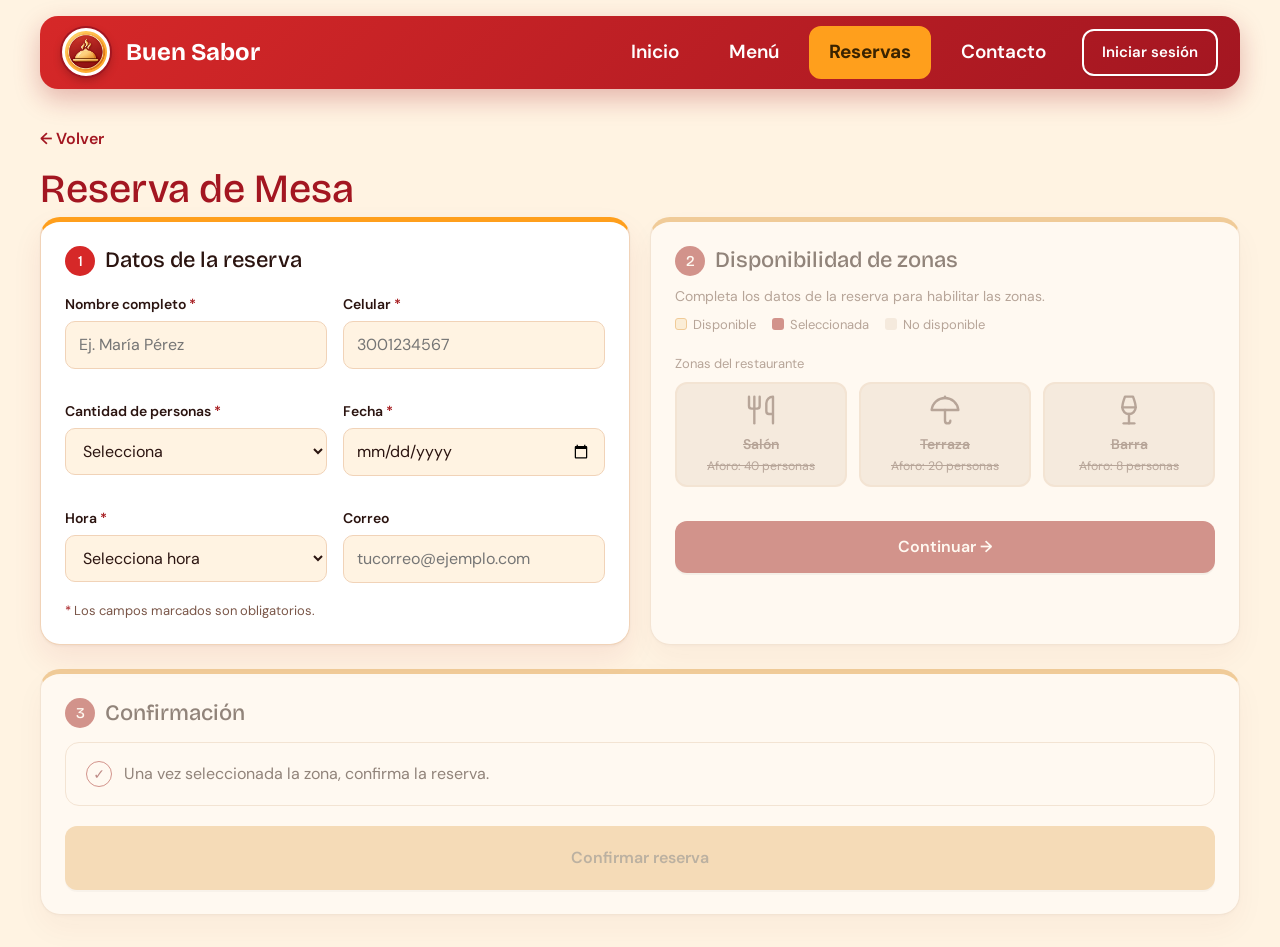
<file: index.html>
<!DOCTYPE html>
<!-- Página de reservas: recopila los datos, permite elegir una zona y confirma la reserva. -->
<html lang="es">
<head>
<meta charset="utf-8">
<meta name="viewport" content="width=device-width, initial-scale=1, viewport-fit=cover">
<title>Reserva de mesa · Buen Sabor</title>
<link rel="icon" href="data:image/svg+xml,%3Csvg xmlns='http://www.w3.org/2000/svg' viewBox='0 0 64 64'%3E%3Ccircle cx='32' cy='32' r='29' fill='%23ff9f1c' stroke='%23a31621' stroke-width='4'/%3E%3Ctext x='32' y='41' font-size='26' font-weight='800' text-anchor='middle' fill='%23a31621' font-family='Arial'%3EBS%3C/text%3E%3C/svg%3E">
<link rel="stylesheet" href="https://fonts.googleapis.com/css2?family=Bricolage+Grotesque:wght@600;700&family=DM+Sans:wght@400;500;600&display=swap">
<link href="https://cdn.jsdelivr.net/npm/bootstrap@5.3.3/dist/css/bootstrap.min.css" rel="stylesheet">
<link rel="stylesheet" href="css/styles.css">
</head>
<script src="https://cdn.jsdelivr.net/npm/bootstrap@5.3.3/dist/js/bootstrap.bundle.min.js"></script>
<body data-page="reservas">
<!-- Navegación compartida con enlaces a las páginas públicas del restaurante. -->
<header class="top"></header>

<main>
  <button class="back" type="button" data-href="inicio.html">← Volver</button>
  <h1>Reserva de Mesa</h1>

  <!-- Flujo de reserva en dos columnas: formulario y selección posterior de zona. -->
  <div class="split">
    <!-- 1. Datos de la reserva -->
    <section class="panel" id="p1" aria-labelledby="h1s">
      <h2 id="h1s"><span class="n">1</span>Datos de la reserva</h2>
      <form id="form" novalidate>
        <div class="grid2">
          <div class="f">
            <label for="nombre">Nombre completo <span class="req">*</span></label>
            <input class="ctl" id="nombre" name="nombre" type="text" autocomplete="name" placeholder="Ej. María Pérez">
            <p class="err" id="e-nombre"></p>
          </div>
          <div class="f">
            <label for="celular">Celular <span class="req">*</span></label>
            <input class="ctl" id="celular" name="celular" type="tel" inputmode="numeric" maxlength="10" autocomplete="tel" placeholder="3001234567">
            <p class="err" id="e-celular"></p>
          </div>
          <div class="f">
            <label for="personas">Cantidad de personas <span class="req">*</span></label>
            <!-- Las opciones de personas y horas se generan en app.js. -->
            <select class="ctl" id="personas" name="personas"></select>
            <p class="err" id="e-personas"></p>
          </div>
          <div class="f">
            <label for="fecha">Fecha <span class="req">*</span></label>
            <input class="ctl" id="fecha" name="fecha" type="date">
            <p class="err" id="e-fecha"></p>
          </div>
          <div class="f">
            <label for="hora">Hora <span class="req">*</span></label>
            <select class="ctl" id="hora" name="hora"></select>
            <p class="err" id="e-hora"></p>
          </div>
          <div class="f">
            <label for="correo">Correo</label>
            <input class="ctl" id="correo" name="correo" type="email" autocomplete="email" placeholder="tucorreo@ejemplo.com">
            <p class="err" id="e-correo"></p>
          </div>
        </div>
        <p class="note"><span class="req">*</span> Los campos marcados son obligatorios.</p>
      </form>
    </section>

    <!-- 2. Disponibilidad de zonas -->
    <section class="panel locked" id="p2" aria-labelledby="h2s" inert>
      <h2 id="h2s"><span class="n">2</span>Disponibilidad de zonas</h2>
      <!-- El JavaScript muestra disponibilidad simulada y construye las opciones de zona. -->
      <p class="hint" id="hint"></p>
      <div class="legend"><span><i style="background:var(--amber-s);border:1.5px solid var(--amber)"></i>Disponible</span><span><i style="background:var(--wine)"></i>Seleccionada</span><span><i style="background:var(--dis)"></i>No disponible</span></div>
      <fieldset style="border:0;padding:0;margin:0" id="zonas"><legend class="note" style="padding:0;margin-bottom:8px">Zonas del restaurante</legend>
        <div class="zones" id="zones"></div>
      </fieldset>
      <div class="alert bad" id="alerta2" role="alert"></div>
      <button class="btn wide" type="button" id="continuar2" style="margin-top:14px">Continuar →</button>
    </section>
  </div>

  <!-- Paso final: resumen previo y botón para confirmar la reserva. -->
  <section class="s3 locked" id="p3" aria-labelledby="h3s" inert>
    <h2 id="h3s"><span class="n">3</span>Confirmación</h2>
    <div class="row3">
      <p class="box" style="margin:0"><span class="ck" aria-hidden="true">✓</span><span id="msg">Una vez seleccionada la zona, confirma la reserva.</span></p>
      <button class="btn amber" type="button" id="confirmar" disabled>Confirmar reserva</button>
    </div>
    <div class="alert bad" id="alerta3" role="alert"></div>
  </section>
</main>

<!-- Diálogo con el resumen de la reserva confirmada y acciones para continuar. -->
<dialog id="ok"><div class="dlg">
  <div class="check" aria-hidden="true">✓</div>
  <h2>¡Reserva confirmada!</h2>
  <p class="note" style="font-size:15px">Te esperamos en Buen Sabor.</p>
  <dl id="resumen"></dl>
  <div class="dlg-acciones">
    <button class="btn" type="button" id="nueva">Hacer otra reserva</button>
    <button class="btn amber" type="button" data-href="inicio.html">Volver al inicio</button>
  </div>
</div></dialog>
<div class="toast" id="toast" role="status"></div>

<!-- La página de reservas se inicializa mediante data-page="reservas". -->
<script src="js/app.js"></script>
</body>
</html>
</file>
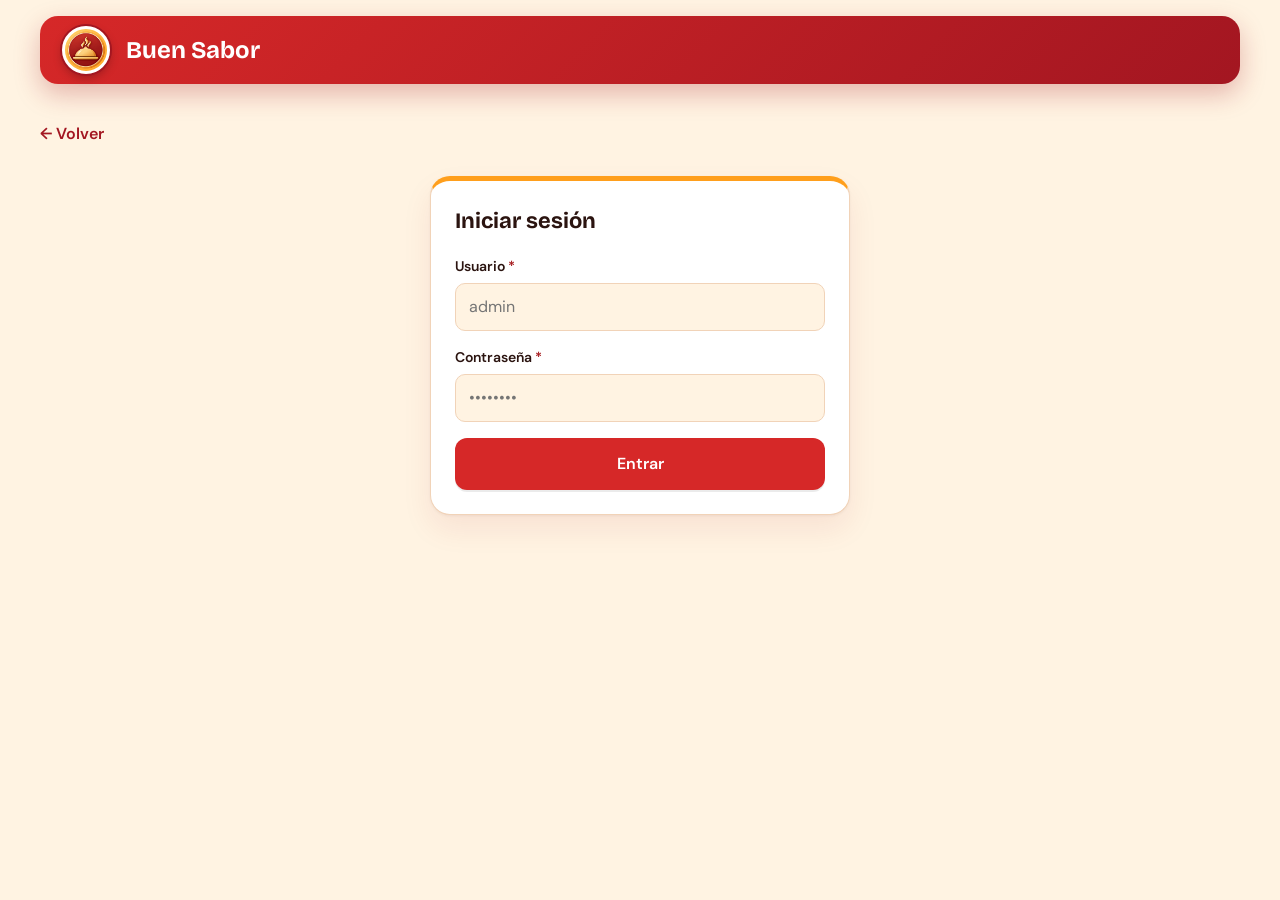
<file: carta-admin.html>
<!DOCTYPE html>
<!-- Administración de la carta: agregar platos, ajustar precios y disponibilidad. -->
<html lang="es">
<head>
<meta charset="utf-8">
<meta name="viewport" content="width=device-width, initial-scale=1, viewport-fit=cover">
<title>Gestión de menú · Buen Sabor</title>
<link rel="icon" href="data:image/svg+xml,%3Csvg xmlns='http://www.w3.org/2000/svg' viewBox='0 0 64 64'%3E%3Ccircle cx='32' cy='32' r='29' fill='%23ff9f1c' stroke='%23a31621' stroke-width='4'/%3E%3Ctext x='32' y='41' font-size='26' font-weight='800' text-anchor='middle' fill='%23a31621' font-family='Arial'%3EBS%3C/text%3E%3C/svg%3E">
<link rel="stylesheet" href="https://fonts.googleapis.com/css2?family=Bricolage+Grotesque:wght@600;700&family=DM+Sans:wght@400;500;600&display=swap">
<link rel="stylesheet" href="css/styles.css">
</head>
<body data-page="carta-admin">

<!-- Navegación administrativa con menús para las secciones y la cuenta. -->
<header class="top"></header>
<main>
  <!-- Catálogo editable: formulario de alta, filtros por categoría y listado generado por JS. -->
  <section class="panel" id="pMenu" aria-labelledby="hMenu">
    <div class="panel-header">
      <h2 id="hMenu">Catálogo de platos</h2>
    </div>

    <!-- Formulario plegable para incorporar un plato y, opcionalmente, su fotografía. -->
    <details class="panel" style="margin-bottom:18px;padding:16px 24px">
      <summary class="resumen-bloqueo"><svg class="ico" viewBox="0 0 24 24" aria-hidden="true"><path d="M12 5v14M5 12h14"/></svg>Agregar nuevo plato</summary>
      <form id="formNuevoPlato" novalidate style="margin-top:16px">
        <div class="grid2">
          <div class="f">
            <label for="npCategoria">Categoría <span class="req">*</span></label>
            <select class="ctl" id="npCategoria" name="categoria"></select>
            <p class="err" id="e-npCategoria"></p>
          </div>
          <div class="f">
            <label for="npNombre">Nombre del plato <span class="req">*</span></label>
            <input class="ctl" id="npNombre" name="nombre" type="text" placeholder="Ej. Ceviche de camarón">
            <p class="err" id="e-npNombre"></p>
          </div>
          <div class="f">
            <label for="npDescripcion">Descripción <span class="req">*</span></label>
            <input class="ctl" id="npDescripcion" name="descripcion" type="text" placeholder="Breve descripción del plato">
            <p class="err" id="e-npDescripcion"></p>
          </div>
          <div class="f">
            <label for="npPrecio">Precio <span class="req">*</span></label>
            <input class="ctl" id="npPrecio" name="precio" type="number" min="0" step="500" placeholder="15000">
            <p class="err" id="e-npPrecio"></p>
          </div>
          <div class="f">
            <label for="npFoto">Foto del plato (opcional)</label>
            <input class="ctl" id="npFoto" name="foto" type="file" accept="image/*">
            <p class="err" id="e-npFoto"></p>
          </div>
        </div>
        <button class="btn" type="submit" id="btnAgregarPlato">Agregar plato</button>
      </form>
    </details>

    <!-- El filtro y las filas del catálogo se construyen dinámicamente en app.js. -->
    <div class="cats-filter" id="catsFilter" role="group" aria-label="Filtrar por categoría"></div>

    <div id="listaPlatos"></div>
  </section>
</main>

<dialog id="dlgEditar">
  <form class="dlg dlg-editar" id="formEditar" novalidate>
    <div class="foto-edit">
      <img id="edImg" alt="">
      <span id="edEmoji" class="foto-vacia" hidden>Sin foto</span>
      <button class="btn-foto" type="button" id="btnFoto">
        <svg class="ico" viewBox="0 0 24 24" aria-hidden="true"><path d="M21.174 6.812a1 1 0 0 0-3.986-3.987L3.842 16.174a2 2 0 0 0-.5.83l-1.321 4.352a.5.5 0 0 0 .623.622l4.353-1.32a2 2 0 0 0 .83-.497z"/><path d="m15 5 4 4"/></svg>Editar foto
      </button>
      <input type="file" id="edFoto" accept="image/*" hidden>
    </div>
    <div class="dlg-cuerpo">
      <h2 id="edTitulo">Editar plato</h2>
      <p class="note" id="edCategoria"></p>
      <div class="f">
        <label for="edDesc">Descripción <span class="req">*</span></label>
        <textarea class="ctl" id="edDesc" rows="3"></textarea>
      </div>
      <div class="f">
        <label for="edPrecio">Precio <span class="req">*</span></label>
        <input class="ctl" id="edPrecio" type="number" min="0" step="500">
      </div>
      <label class="chk"><input type="checkbox" id="edDisp"> Disponible</label>
      <p class="err" id="edErr"></p>
      <div class="dlg-acciones">
        <button class="btn ghost" type="button" id="edCancelar">Cancelar</button>
        <button class="btn amber" type="submit">Guardar cambios</button>
      </div>
    </div>
  </form>
</dialog>

<div class="toast" id="toast" role="status"></div>
<!-- Inicializa la gestión de la carta cuando data-page vale "carta-admin". -->
<script src="js/app.js"></script>
</body>
</html>
</file>
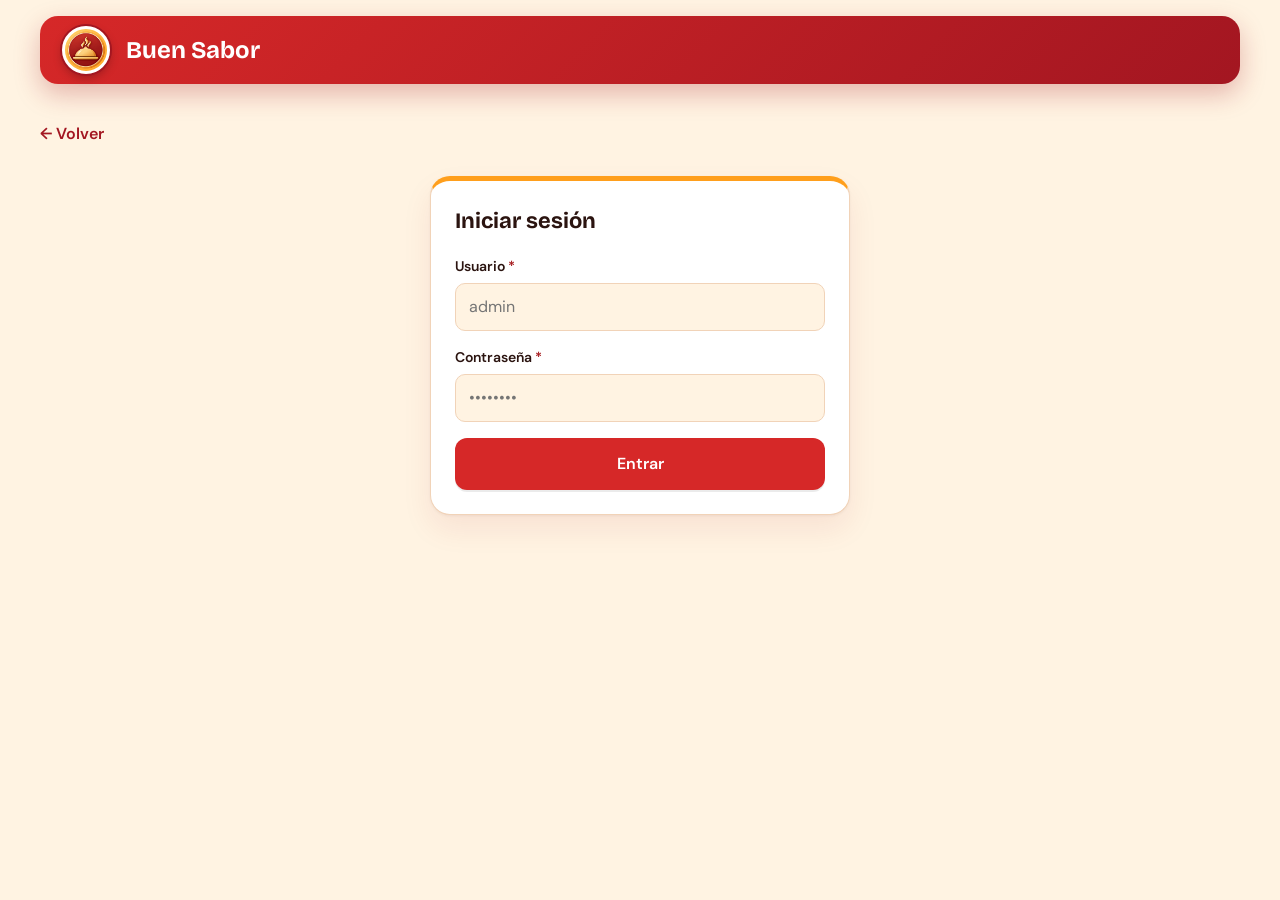
<file: establecimiento.html>
<!DOCTYPE html>
<!-- Administración de los datos públicos y servicios del establecimiento. -->
<html lang="es">
<head>
<meta charset="utf-8">
<meta name="viewport" content="width=device-width, initial-scale=1, viewport-fit=cover">
<title>Información del establecimiento · Buen Sabor</title>
<link rel="icon" href="data:image/svg+xml,%3Csvg xmlns='http://www.w3.org/2000/svg' viewBox='0 0 64 64'%3E%3Ccircle cx='32' cy='32' r='29' fill='%23ff9f1c' stroke='%23a31621' stroke-width='4'/%3E%3Ctext x='32' y='41' font-size='26' font-weight='800' text-anchor='middle' fill='%23a31621' font-family='Arial'%3EBS%3C/text%3E%3C/svg%3E">
<link rel="stylesheet" href="https://fonts.googleapis.com/css2?family=Bricolage+Grotesque:wght@600;700&family=DM+Sans:wght@400;500;600&display=swap">
<link rel="stylesheet" href="css/styles.css">
</head>
<body data-page="establecimiento">

<!-- Navegación administrativa compartida con las demás secciones de gestión. -->
<header class="top"></header>
<main>

  <!-- Formulario de información: inicia bloqueado y se habilita con "Editar información". -->
  <section class="panel" id="p1" aria-labelledby="h2s">
    <div class="panel-header">
      <h2 id="h2s">Información del establecimiento</h2>
      <button class="btn" type="button" id="btnEditar"><svg class="ico" viewBox="0 0 24 24" aria-hidden="true"><path d="M21.174 6.812a1 1 0 0 0-3.986-3.987L3.842 16.174a2 2 0 0 0-.5.83l-1.321 4.352a.5.5 0 0 0 .623.622l4.353-1.32a2 2 0 0 0 .83-.497z"/><path d="m15 5 4 4"/></svg>Editar información</button>
    </div>

    <form id="formInfo" novalidate>
      <div class="grid2">
        <!-- Columna izquierda: nombre, dirección, teléfono y horarios. -->
        <div class="f">
          <label for="nombreEst">Nombre del establecimiento <span class="req">*</span></label>
          <input class="ctl" id="nombreEst" name="nombreEst" type="text" value="Buen Sabor" disabled>
          <p class="err" id="e-nombreEst"></p>
        </div>
        <div class="f">
          <label for="direccion">Dirección <span class="req">*</span></label>
          <input class="ctl" id="direccion" name="direccion" type="text" placeholder="Cra 15 #50-20, Medellín" disabled>
          <p class="err" id="e-direccion"></p>
        </div>
        <div class="f">
          <label for="telefono">Teléfono <span class="req">*</span></label>
          <input class="ctl" id="telefono" name="telefono" type="tel" inputmode="numeric" placeholder="3001234567" disabled>
          <p class="err" id="e-telefono"></p>
        </div>
        <div class="f">
          <label for="horarios">Horarios de atención <span class="req">*</span></label>
          <input class="ctl" id="horarios" name="horarios" type="text" placeholder="Lun-Dom 8:00am - 10:00pm" disabled>
          <p class="err" id="e-horarios"></p>
        </div>

        <!-- Columna derecha: descripción, servicios disponibles y galería de imágenes. -->
        <div class="f">
          <label for="descripcion">Descripción <span class="req">*</span></label>
          <textarea class="ctl" id="descripcion" name="descripcion" rows="3" placeholder="Restaurante de comida tradicional." disabled></textarea>
          <p class="err" id="e-descripcion"></p>
        </div>
        <fieldset class="f" id="servicios" disabled>
          <legend>Servicios</legend>
          <label class="chk"><input type="checkbox" id="svcWifi" name="servicios" value="wifi"> Wifi</label>
          <label class="chk"><input type="checkbox" id="svcDomicilios" name="servicios" value="domicilios"> Domicilios</label>
          <label class="chk"><input type="checkbox" id="svcTerraza" name="servicios" value="terraza"> Terraza</label>
          <label class="chk"><input type="checkbox" id="svcMascotas" name="servicios" value="mascotas"> Pet friendly</label>
        </fieldset>
        <div class="f">
          <label for="galeria">Galería de imágenes</label>
          <input class="ctl" id="galeria" name="galeria" type="file" accept="image/*" multiple disabled>
          <p class="err" id="e-galeria"></p>
        </div>
      </div>

      <p class="note"><span class="req">*</span> Los campos marcados son obligatorios.</p>

      <div class="form-actions">
        <button class="btn" type="button" id="btnCancelar" disabled>Cancelar</button>
        <button class="btn amber" type="submit" id="btnGuardar" disabled>Guardar cambios</button>
      </div>
    </form>
    <div class="alert ok" id="alertaOk" role="status" hidden>
      <span class="ck" aria-hidden="true">✓</span>
      <span id="msgOk">Actualización exitosa</span>
    </div>
  </section>

</main>

<div class="toast" id="toast" role="status"></div>
<!-- Inicializa los controles de edición y validación de esta página administrativa. -->
<script src="js/app.js"></script>
</body>
</html>
</file>
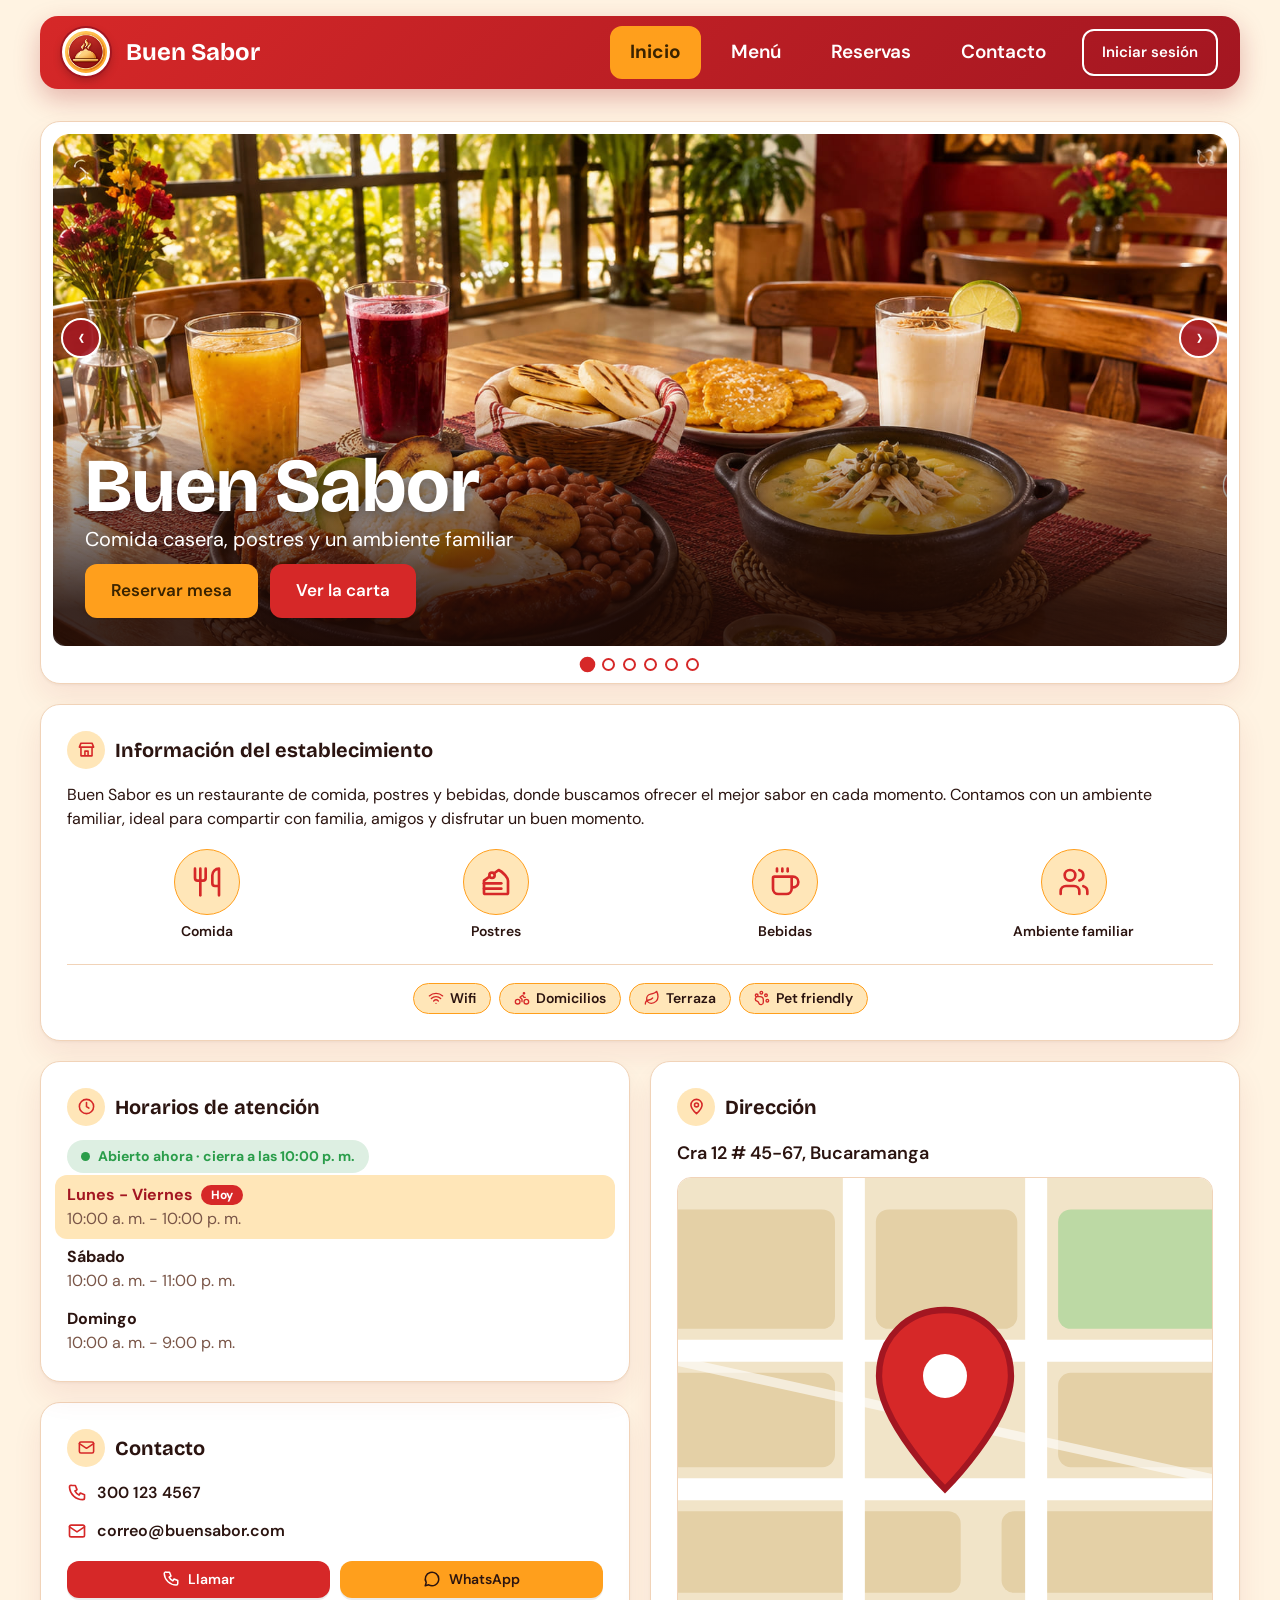
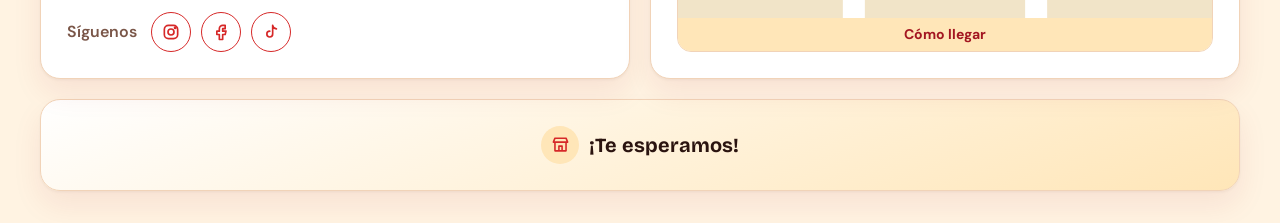
<file: inicio.html>
<!DOCTYPE html>
<!-- Página principal: presenta el restaurante, su galería y datos de contacto. -->
<html lang="es">
<head>
<meta charset="utf-8">
<meta name="viewport" content="width=device-width, initial-scale=1, viewport-fit=cover">
<title>Inicio · Buen Sabor</title>
<link rel="icon" href="data:image/svg+xml,%3Csvg xmlns='http://www.w3.org/2000/svg' viewBox='0 0 64 64'%3E%3Ccircle cx='32' cy='32' r='29' fill='%23ff9f1c' stroke='%23a31621' stroke-width='4'/%3E%3Ctext x='32' y='41' font-size='26' font-weight='800' text-anchor='middle' fill='%23a31621' font-family='Arial'%3EBS%3C/text%3E%3C/svg%3E">
<link rel="stylesheet" href="https://fonts.googleapis.com/css2?family=Bricolage+Grotesque:wght@600;700&family=DM+Sans:wght@400;500;600&display=swap">
<link rel="stylesheet" href="css/styles.css">
</head>
<body data-page="inicio">
<!-- Navegación pública; el enlace de contacto lleva a la sección correspondiente. -->
<header class="top"></header>
<main>
  <!-- Galería principal: nombre del restaurante y banner de reserva sobre las fotos. El carrusel se rellena desde app.js. -->
  <section class="card galeria" aria-label="Galería de imágenes">
    <div class="car" id="car" role="region" aria-roledescription="carrusel" aria-label="Galería de imágenes" tabindex="0">
      <div class="stage">
        <div class="viewport" id="viewport"><div class="track" id="track"></div></div>
        <div class="banner">
          <h1>Buen Sabor</h1>
          <p>Comida casera, postres y un ambiente familiar</p>
          <div class="banner-acc">
            <a class="btn amber" href="index.html">Reservar mesa</a>
            <a class="btn" href="menu.html">Ver la carta</a>
          </div>
        </div>
        <button class="nv prev" type="button" id="prev" aria-label="Imagen anterior">‹</button>
        <button class="nv next" type="button" id="next" aria-label="Imagen siguiente">›</button>
      </div>
      <div class="dots" id="dots"></div>
    </div>
  </section>
 
  <!-- Información general en dos columnas adaptables. -->
  <div class="grid">
    <!-- Columna 1: descripción y contacto. -->
    <div class="col">
      <section class="card grow" aria-labelledby="t-info">
        <h2 id="t-info"><span class="ic"><svg viewBox="0 0 24 24" aria-hidden="true"><path d="M3 9l2-5h14l2 5M3 9h18M5 9v11h14V9M10 20v-6h4v6"/></svg></span>Información del establecimiento</h2>
        <p>Buen Sabor es un restaurante de comida, postres y bebidas, donde buscamos ofrecer el mejor sabor en cada momento. Contamos con un ambiente familiar, ideal para compartir con familia, amigos y disfrutar un buen momento.</p>
        <ul class="circles">
          <li><span class="c" aria-hidden="true"><svg viewBox="0 0 24 24"><path d="M3 2v7c0 1.1.9 2 2 2h4a2 2 0 0 0 2-2V2"/><path d="M7 2v20"/><path d="M21 15V2a5 5 0 0 0-5 5v6c0 1.1.9 2 2 2h3Zm0 0v7"/></svg></span>Comida</li>
          <li><span class="c" aria-hidden="true"><svg viewBox="0 0 24 24"><circle cx="9" cy="7" r="2"/><path d="M7.2 7.9 3 11v9c0 .6.4 1 1 1h16c.6 0 1-.4 1-1v-9c0-2-3-6-7-8l-3.6 2.6"/><path d="M16 13H3"/><path d="M16 17H3"/></svg></span>Postres</li>
          <li><span class="c" aria-hidden="true"><svg viewBox="0 0 24 24"><path d="M10 2v2"/><path d="M14 2v2"/><path d="M16 8a1 1 0 0 1 1 1v8a4 4 0 0 1-4 4H7a4 4 0 0 1-4-4V9a1 1 0 0 1 1-1h14a4 4 0 1 1 0 8h-1"/><path d="M6 2v2"/></svg></span>Bebidas</li>
          <li><span class="c" aria-hidden="true"><svg viewBox="0 0 24 24"><path d="M16 21v-2a4 4 0 0 0-4-4H6a4 4 0 0 0-4 4v2"/><circle cx="9" cy="7" r="4"/><path d="M22 21v-2a4 4 0 0 0-3-3.87"/><path d="M16 3.13a4 4 0 0 1 0 7.75"/></svg></span>Ambiente familiar</li>
        </ul>
        <ul class="chips" aria-label="Servicios">
          <li><svg viewBox="0 0 24 24" aria-hidden="true"><path d="M12 20h.01"/><path d="M2 8.82a15 15 0 0 1 20 0"/><path d="M5 12.859a10 10 0 0 1 14 0"/><path d="M8.5 16.429a5 5 0 0 1 7 0"/></svg>Wifi</li>
          <li><svg viewBox="0 0 24 24" aria-hidden="true"><circle cx="18.5" cy="17.5" r="3.5"/><circle cx="5.5" cy="17.5" r="3.5"/><circle cx="15" cy="5" r="1"/><path d="M12 17.5V14l-3-3 4-3 2 3h2"/></svg>Domicilios</li>
          <li><svg viewBox="0 0 24 24" aria-hidden="true"><path d="M11 20A7 7 0 0 1 9.8 6.1C15.5 5 17 4.48 19 2c1 2 2 4.18 2 8 0 5.5-4.78 10-10 10Z"/><path d="M2 21c0-3 1.85-5.36 5.08-6C9.5 14.52 12 13 13 12"/></svg>Terraza</li>
          <li><svg viewBox="0 0 24 24" aria-hidden="true"><circle cx="11" cy="4" r="2"/><circle cx="18" cy="8" r="2"/><circle cx="4" cy="8" r="2"/><circle cx="20" cy="16" r="2"/><path d="M9 10a5 5 0 0 1 5 5v3.5a3.5 3.5 0 0 1-6.84 1.045Q6.52 17.48 4.46 16.84A3.5 3.5 0 0 1 5.5 10Z"/></svg>Pet friendly</li>
        </ul>
      </section>
 
      <section class="card" aria-labelledby="t-cont">
        <h2 id="t-cont"><span class="ic"><svg viewBox="0 0 24 24" aria-hidden="true"><rect x="3" y="5" width="18" height="14" rx="2"/><path d="M3 7l9 6 9-6"/></svg></span>Contacto</h2>
        <ul class="datos">
          <li><svg class="mi" viewBox="0 0 24 24" aria-hidden="true"><path d="M6 3h4l2 5-2.5 1.5a11 11 0 005 5L16 12l5 2v4a2 2 0 01-2 2A16 16 0 013 5a2 2 0 013-2z"/></svg><a href="tel:+573001234567">300 123 4567</a></li>
          <li><svg class="mi" viewBox="0 0 24 24" aria-hidden="true"><rect x="3" y="5" width="18" height="14" rx="2"/><path d="M3 7l9 6 9-6"/></svg><a href="mailto:correo@buensabor.com">correo@buensabor.com</a></li>
          <li class="acciones-contacto">
            <a class="btn btn-sm" id="btnLlamar" href="tel:+573001234567"><svg class="ico" viewBox="0 0 24 24" aria-hidden="true"><path d="M6 3h4l2 5-2.5 1.5a11 11 0 005 5L16 12l5 2v4a2 2 0 01-2 2A16 16 0 013 5a2 2 0 013-2z"/></svg>Llamar</a>
            <a class="btn amber btn-sm" id="btnWsp" href="https://wa.me/573001234567" target="_blank" rel="noopener"><svg class="ico" viewBox="0 0 24 24" aria-hidden="true"><path d="M21 12a9 9 0 01-13.4 7.8L3 21l1.3-4.4A9 9 0 1121 12z"/></svg>WhatsApp</a>
          </li>
          <li class="redes">
            <span class="sig">Síguenos</span>
            <a class="soc" href="#" data-soon aria-label="Instagram"><svg viewBox="0 0 24 24"><rect x="4" y="4" width="16" height="16" rx="5"/><circle cx="12" cy="12" r="3.6"/><circle cx="17" cy="7" r=".8" fill="currentColor"/></svg></a>
            <a class="soc" href="#" data-soon aria-label="Facebook"><svg viewBox="0 0 24 24"><path d="M14 8h3V4h-3a4 4 0 00-4 4v3H7v4h3v6h4v-6h3l1-4h-4V8.5c0-.3.2-.5.5-.5z"/></svg></a>
            <a class="soc" href="#" data-soon aria-label="TikTok"><svg viewBox="0 0 24 24"><path d="M14 4v10.5a3.5 3.5 0 11-3.5-3.5M14 4c.4 2.4 2 4 4.5 4.2"/></svg></a>
          </li>
        </ul>
      </section>
    </div>
 
    <!-- Columna 2: horarios y dirección con mapa. -->
    <div class="col">
      <section class="card" aria-labelledby="t-hor">
        <h2 id="t-hor"><span class="ic"><svg viewBox="0 0 24 24" aria-hidden="true"><circle cx="12" cy="12" r="9"/><path d="M12 7v5l3 2"/></svg></span>Horarios de atención</h2>
        <p class="estado-abierto" id="estadoAbierto" hidden></p>
        <ul class="hrs">
          <li><b>Lunes - Viernes</b><span>10:00 a. m. - 10:00 p. m.</span></li>
          <li><b>Sábado</b><span>10:00 a. m. - 11:00 p. m.</span></li>
          <li><b>Domingo</b><span>10:00 a. m. - 9:00 p. m.</span></li>
        </ul>
      </section>
 
      <section class="card grow dir" aria-labelledby="t-dir">
        <h2 id="t-dir"><span class="ic"><svg viewBox="0 0 24 24" aria-hidden="true"><path d="M12 21s7-6.2 7-11a7 7 0 10-14 0c0 4.8 7 11 7 11z"/><circle cx="12" cy="10" r="2.5"/></svg></span>Dirección</h2>
        <p class="direccion">Cra 12 # 45-67<br>Bucaramanga</p>
        <a class="mapa" href="https://www.google.com/maps/search/?api=1&query=Cra+12+%2345-67+Bucaramanga" target="_blank" rel="noopener">
          <svg viewBox="0 0 200 140" role="img" aria-label="Mapa con la ubicación del restaurante">
            <rect width="200" height="140" fill="#f1e4c8"/>
            <rect x="10" y="10" width="55" height="38" rx="4" fill="#e4d0a6"/><rect x="78" y="10" width="45" height="38" rx="4" fill="#e4d0a6"/>
            <rect x="136" y="10" width="54" height="38" rx="4" fill="#bcd9a4"/>
            <rect x="10" y="62" width="55" height="30" rx="4" fill="#e4d0a6"/><rect x="136" y="62" width="54" height="30" rx="4" fill="#e4d0a6"/>
            <rect x="10" y="106" width="95" height="26" rx="4" fill="#e4d0a6"/><rect x="118" y="106" width="72" height="26" rx="4" fill="#e4d0a6"/>
            <path d="M0 55 H200 M0 99 H200 M71 0 V140 M129 0 V140" stroke="#fff" stroke-width="7" fill="none"/>
            <path d="M0 55 L200 99" stroke="#fff" stroke-width="3" fill="none" opacity=".6"/>
            <path d="M100 42c-12 0-21 9-21 21 0 15 21 36 21 36s21-21 21-36c0-12-9-21-21-21z" fill="#d62828" stroke="#a31621" stroke-width="2"/>
            <circle cx="100" cy="63" r="7" fill="#fff"/>
          </svg>
          <span>Cómo llegar</span>
        </a>
      </section>
    </div>
  </div>
 
  <section class="card esperamos strip" aria-labelledby="t-esp">
    <span class="ic"><svg viewBox="0 0 24 24" aria-hidden="true"><path d="M3 9l2-5h14l2 5M3 9h18M5 9v11h14V9M10 20v-6h4v6"/></svg></span>
    <h2 id="t-esp">¡Te esperamos!</h2>
  </section>
</main>
 
<div class="toast" id="toast" role="status"></div>
<!-- Inicializa el carrusel y los comportamientos comunes de navegación. -->
<script src="js/app.js"></script>
</body>
</html>
</file>
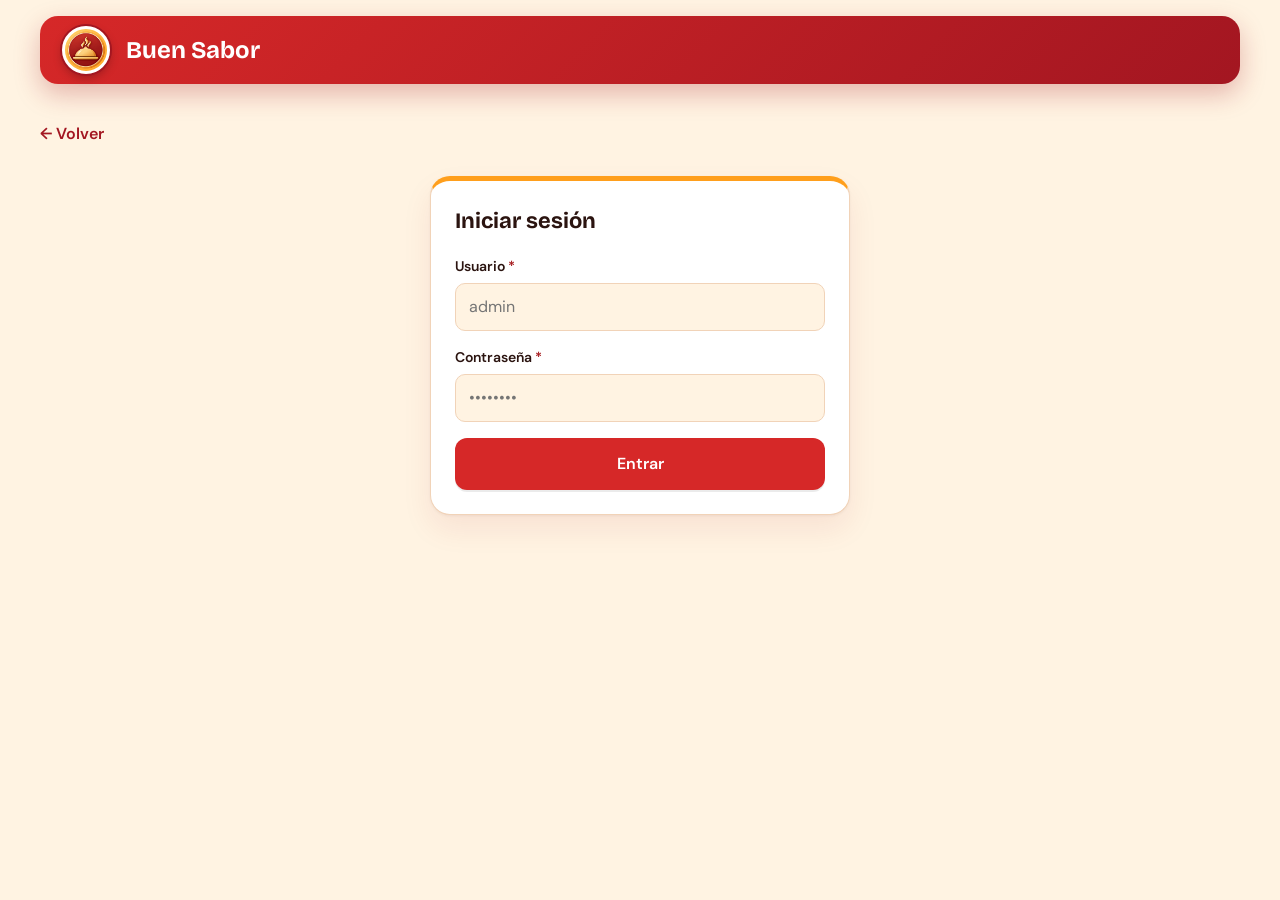
<file: login.html>
<!DOCTYPE html>
<!-- Acceso administrativo: formulario de usuario y contraseña. -->
<html lang="es">
<head>
<meta charset="utf-8">
<meta name="viewport" content="width=device-width, initial-scale=1, viewport-fit=cover">
<title>Iniciar sesión · Buen Sabor</title>
<link rel="icon" href="data:image/svg+xml,%3Csvg xmlns='http://www.w3.org/2000/svg' viewBox='0 0 64 64'%3E%3Ccircle cx='32' cy='32' r='29' fill='%23ff9f1c' stroke='%23a31621' stroke-width='4'/%3E%3Ctext x='32' y='41' font-size='26' font-weight='800' text-anchor='middle' fill='%23a31621' font-family='Arial'%3EBS%3C/text%3E%3C/svg%3E">
<link rel="stylesheet" href="https://fonts.googleapis.com/css2?family=Bricolage+Grotesque:wght@600;700&family=DM+Sans:wght@400;500;600&display=swap">
<link rel="stylesheet" href="css/styles.css">
</head>
<body data-page="login">

<!-- Encabezado simplificado sin navegación para centrar el flujo de acceso. -->
<header class="top"></header>

<main>
  <button class="back" type="button" data-href="inicio.html">← Volver</button>
  <div style="max-width:420px;margin:24px auto 0">
    <!-- Los errores de validación se presentan junto al campo correspondiente. -->
    <section class="panel" id="pLogin" aria-labelledby="hLogin">
      <h2 id="hLogin">Iniciar sesión</h2>
      <form id="formLogin" novalidate>
        <div class="f">
          <label for="usuario">Usuario <span class="req">*</span></label>
          <input class="ctl" id="usuario" name="usuario" type="text" placeholder="admin" autocomplete="username">
          <p class="err" id="e-usuario"></p>
        </div>
        <div class="f">
          <label for="clave">Contraseña <span class="req">*</span></label>
          <input class="ctl" id="clave" name="clave" type="password" placeholder="••••••••" autocomplete="current-password">
          <p class="err" id="e-clave"></p>
        </div>
        <button class="btn wide" type="submit" id="btnEntrar">Entrar</button>
      </form>
    </section>
  </div>
</main>

<!-- Inicializa la validación del formulario de acceso y los controles compartidos. -->
<script src="js/app.js"></script>
</body>
</html>
</file>
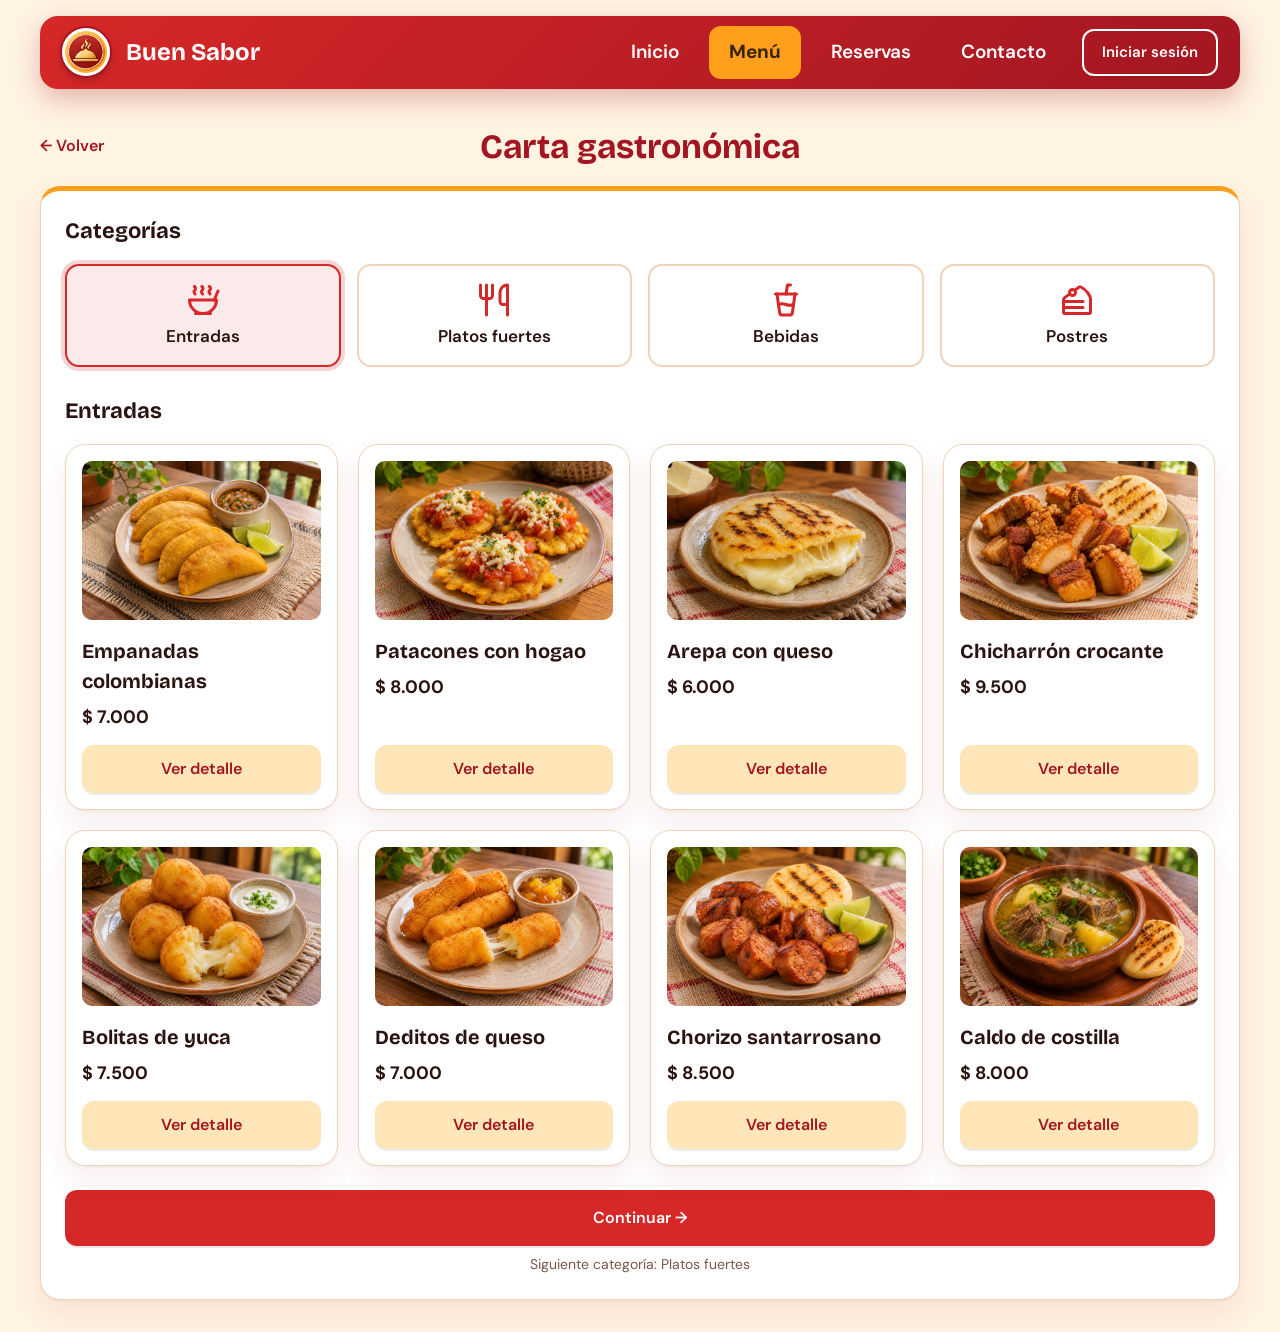
<file: menu.html>
<!DOCTYPE html>
<!-- Carta pública: permite recorrer categorías y consultar el detalle de cada plato. -->
<html lang="es">
<head>
<meta charset="utf-8">
<meta name="viewport" content="width=device-width, initial-scale=1, viewport-fit=cover">
<title>Carta gastronómica · Buen Sabor</title>
<link rel="icon" href="data:image/svg+xml,%3Csvg xmlns='http://www.w3.org/2000/svg' viewBox='0 0 64 64'%3E%3Ccircle cx='32' cy='32' r='29' fill='%23ff9f1c' stroke='%23a31621' stroke-width='4'/%3E%3Ctext x='32' y='41' font-size='26' font-weight='800' text-anchor='middle' fill='%23a31621' font-family='Arial'%3EBS%3C/text%3E%3C/svg%3E">
<link rel="stylesheet" href="https://fonts.googleapis.com/css2?family=Bricolage+Grotesque:wght@600;700&family=DM+Sans:wght@400;500;600&display=swap">
<link rel="stylesheet" href="css/styles.css">
</head>
<body data-page="menu">
<!-- Navegación pública del sitio; la página activa se marca con aria-current. -->
<header class="top"></header>

<main>
  <!-- Título y navegación para regresar a la página principal. -->
  <div class="bar">
    <button class="back" type="button" data-href="inicio.html">← Volver</button>
    <h1>Carta gastronómica</h1>
    <span></span>
  </div>

  <section class="wrap">
    <h2 class="sec">Categorías</h2>
    <!-- Los botones de categorías se generan desde los datos definidos en app.js. -->
    <div class="cats" id="cats" role="group" aria-label="Categorías"></div>

    <h2 class="sec"><span id="tit">Entradas</span></h2>
    <!-- Tarjetas dinámicas de platos; aria-live anuncia los cambios de categoría. -->
    <div class="cards" id="cards" aria-live="polite"></div>

    <button class="btn wide" type="button" id="continuar">Continuar →</button>
    <p class="note" id="ayuda"></p>
  </section>
</main>

<!-- Diálogo reutilizado para mostrar la imagen, descripción y precio del plato elegido. -->
<dialog id="dlg"><div class="dlg">
  <div class="img" id="dimg"></div>
  <h2 id="dn"></h2>
  <p class="desc" id="dd" style="margin-bottom:4px"></p>
  <p class="price" id="dp"></p>
  <button class="btn wide" type="button" id="cerrar">Cerrar</button>
</div></dialog>
<div class="toast" id="toast" role="status"></div>

<!-- Carga los datos de la carta e inicializa la vista correspondiente a data-page="menu". -->
<script src="js/app.js"></script>
</body>
</html>
</file>
<file: css/styles.css>
/* =====================================================================
   BUEN SABOR · css/styles.css  (único archivo de estilos del sitio)

   Secciones:
     1. Variables (colores)
     2. Base
     3. Barra de navegación (con menús desplegables y botón de sesión)
     4. Componentes compartidos (paneles, formularios, botones, alertas...)
     5. Página: Reserva de mesa   (index.html)
     6. Página: Inicio            (inicio.html)
     7. Página: Carta gastronómica (menu.html)
     8. Páginas de administración (establecimiento.html, carta-admin.html)

   Las reglas que solo valen para UNA página llevan el prefijo
   body[data-page="..."], que sale del <body data-page="..."> de cada HTML.

   Los colores se centralizan en variables para mantener coherente el tema;
   se admite el tema oscuro del sistema y la preferencia explícita data-theme.
   Los puntos de quiebre adaptan navegación, formularios y cuadrículas a móvil.
   ===================================================================== */

/* ---------- 1. Variables ---------- */
:root{
  --bg:#fff3e2;--card:#ffffff;--ink:#2b1410;--muted:#7a5648;--line:#f1d3b8;
  --wine:#d62828;--wine-d:#a31621;--amber:#ff9f1c;--amber-s:#ffe6b8;--err:#a4161a;--ok:#2a9d4a;--dis:#efe0d3;
  --c1:#c0392b;--c2:#e08e0b;--c3:#1f5fbf;--c4:#6b4226;
  box-sizing:border-box;padding-top:env(safe-area-inset-top,0px);padding-bottom:env(safe-area-inset-bottom,0px)
}
@media (prefers-color-scheme:dark){:root:not([data-theme="light"]){
  --bg:#1c0f0c;--card:#2a1612;--ink:#fff1e3;--muted:#d1a995;--line:#523228;
  --wine:#e63946;--wine-d:#ff6b6b;--amber:#ff9f1c;--amber-s:#4a2c10;--err:#ff8a8a;--ok:#6fd98f;--dis:#3a221b;
  --c1:#ff6b5a;--c2:#ffb23f;--c3:#6fa8ff;--c4:#c08a5e}}
:root[data-theme="dark"]{--bg:#1c0f0c;--card:#2a1612;--ink:#fff1e3;--muted:#d1a995;--line:#523228;--wine:#e63946;--wine-d:#ff6b6b;--amber:#ff9f1c;--amber-s:#4a2c10;--err:#ff8a8a;--ok:#6fd98f;--dis:#3a221b;--c1:#ff6b5a;--c2:#ffb23f;--c3:#6fa8ff;--c4:#c08a5e}

/* ---------- 2. Base ---------- */
html{scroll-padding-top:env(safe-area-inset-top,0px);scroll-behavior:smooth}
*{box-sizing:border-box}
body{margin:0;background:var(--bg);color:var(--ink);font-family:"DM Sans",system-ui,sans-serif;line-height:1.5}
h1,h2,h3,.brand{font-family:"Bricolage Grotesque","DM Sans",system-ui,sans-serif}
button,input,select,textarea{font:inherit;color:inherit}
:focus-visible{outline:3px solid var(--amber);outline-offset:2px}
main{width:100%;max-width:1248px;margin:0 auto;padding:20px 24px 32px}

/* ---------- 3. Barra de navegación ---------- */
.top{width:100%;max-width:1248px;margin:0 auto;padding:16px 24px 0}
.nav{border:3px solid #a31621;border-radius:14px;background:linear-gradient(135deg,#d62828,#a31621);color:#fff;box-shadow:0 5px 14px rgba(163,22,33,.25);padding:12px 22px;display:flex;align-items:center;gap:16px;flex-wrap:wrap}
.logo{width:54px;height:54px;border-radius:50%;display:grid;place-items:center;font-weight:800;font-size:23px;letter-spacing:-1px;color:#a31621;background:radial-gradient(circle at 30% 25%,#ffd36b,#ff9f1c);border:3px solid #fff;box-shadow:0 0 0 2px #a31621,0 4px 10px rgba(0,0,0,.25);font-family:"Bricolage Grotesque",sans-serif;overflow:hidden}
.logo img{width:100%;height:100%;object-fit:cover;display:block}
.brand{font-size:24px;font-weight:700;margin-right:auto;color:#fff}
.nav-toggle{display:none;width:46px;height:46px;border:2px solid #fff;border-radius:12px;background:transparent;color:#fff;font-size:24px;line-height:1;cursor:pointer}
.nav-toggle:hover{background:rgba(255,255,255,.2)}
.nav-menu{display:flex;align-items:center;gap:16px;flex-wrap:wrap}
.nav-menu > ul{list-style:none;display:flex;gap:10px;margin:0;padding:0;flex-wrap:wrap}
@media(max-width:900px){
  .nav-toggle{display:block;margin-left:auto}
  .nav-menu{display:none;width:100%;flex-direction:column;align-items:stretch;gap:12px}
  .nav-menu.abierto{display:flex}
  .nav-menu > ul{flex-direction:column}
  .nav-menu .btn.login,.nav-menu .btn-dropdown{width:100%;text-align:left}
  .nav-menu .dropdown-menu{position:static;box-shadow:none;margin-top:6px;min-width:0}
}
.nav a{color:#fff;text-decoration:none;padding:10px 18px;border-radius:12px;border:2.5px solid transparent;font-weight:600;font-size:19px;display:inline-block}
.nav a:hover{background:rgba(255,255,255,.2)}
.nav a[aria-current]{border-color:var(--amber);background:var(--amber);color:#3a2300;font-weight:700}

/* Botón "Iniciar Sesión" del nav */
.nav .btn.login{background:transparent;border:2px solid #fff;color:#fff;padding:10px 18px;font-size:15px}
.nav .btn.login:hover{background:rgba(255,255,255,.2)}

/* Menús desplegables (Administración / Administrador) */
.dropdown{position:relative}
.btn-dropdown{background:transparent;border:2.5px solid transparent;color:#fff;font-weight:600;font-size:19px;padding:10px 18px;border-radius:12px;cursor:pointer}
.btn-dropdown:hover{background:rgba(255,255,255,.2)}
.btn-dropdown.login{border:2px solid #fff;font-size:15px}
.dropdown-menu{position:absolute;top:calc(100% + 8px);right:0;min-width:220px;background:var(--card);border:2px solid var(--wine);border-radius:12px;box-shadow:0 8px 20px rgba(0,0,0,.2);list-style:none;margin:0;padding:8px;z-index:10}
.dropdown-menu li a{display:block;padding:10px 12px;border-radius:8px;color:var(--ink);text-decoration:none;font-weight:500;font-size:15px}
.dropdown-menu li a:hover{background:var(--amber-s)}
.dropdown-menu li a.active{background:var(--wine);color:#fff;font-weight:700}

/* ---------- 4. Componentes compartidos ---------- */
.back{justify-self:start;background:none;border:0;color:var(--wine-d);font-weight:600;cursor:pointer;padding:6px 0;display:inline-flex;gap:8px;align-items:center}
.back:hover{text-decoration:underline}
h1{font-size:clamp(28px,4vw,40px);margin:8px 0 4px;color:var(--wine-d)}

.panel{background:var(--card);border:2px solid var(--wine);border-top:8px solid var(--amber);border-radius:16px;padding:24px;box-shadow:0 6px 18px rgba(214,40,40,.12)}
.panel h2{margin:0 0 18px;font-size:22px;display:flex;gap:10px;align-items:center}
.panel-header{display:flex;justify-content:space-between;align-items:center;gap:12px;margin-bottom:18px;flex-wrap:wrap}
.panel-header h2{margin:0}
.n{width:30px;height:30px;border-radius:50%;background:var(--wine);color:#fff;display:grid;place-items:center;font-size:15px;flex:none}

/* Formularios */
.grid2{display:grid;grid-template-columns:1fr 1fr;gap:16px}
@media(max-width:520px){.grid2{grid-template-columns:1fr}}
.f{display:flex;flex-direction:column;gap:6px;margin-bottom:16px}
.f.full{grid-column:1/-1}
label{font-weight:600;font-size:14px}
.req{color:var(--err)}
.ctl{width:100%;padding:11px 13px;border:1.5px solid var(--line);border-radius:10px;background:var(--bg);min-height:46px}
.ctl:hover{border-color:var(--amber)}
.ctl:focus{border-color:var(--wine);outline:none;box-shadow:0 0 0 3px var(--amber-s)}
.ctl[aria-invalid="true"]{border-color:var(--err);background:color-mix(in srgb,var(--err) 7%,var(--bg))}
.err{color:var(--err);font-size:13px;min-height:0;margin:0}
.err:empty{display:none}
.note{font-size:13px;color:var(--muted);margin:2px 0 0}
.chk{display:flex;align-items:center;gap:8px;font-weight:500;font-size:15px;margin-bottom:8px}
.chk input{width:18px;height:18px;accent-color:var(--wine)}
fieldset.f{border:0;padding:0;margin:0 0 16px}
fieldset.f legend{font-weight:600;font-size:14px;padding:0;margin-bottom:6px}
fieldset.f:disabled{opacity:.6}
.form-actions{display:flex;gap:12px;justify-content:flex-end;margin-top:8px}
@media(max-width:520px){.form-actions{flex-direction:column}}
.form-actions .btn{flex:none}

/* Botones */
.btn{border:0;border-radius:12px;padding:14px 22px;font-weight:600;font-size:16px;cursor:pointer;background:var(--wine);color:#fff;transition:background .15s,transform .1s}
.btn:hover:not(:disabled){background:var(--wine-d)}
.btn:active:not(:disabled){transform:scale(.98)}
.btn:disabled{background:var(--dis);color:var(--muted);cursor:not-allowed}
.btn.wide{width:100%}
.btn.amber{background:var(--amber);color:#3a2300}
.btn.amber:hover:not(:disabled){background:#e8890a}
.btn.ghost{background:transparent;color:var(--wine-d)}
.btn.ghost:hover{background:var(--amber-s)}

/* Alertas */
.alert{grid-column:1/-1;border-radius:10px;padding:12px 16px;font-size:14px;display:none;margin-top:14px}
.alert.show{display:block}
.alert.bad{background:color-mix(in srgb,var(--err) 12%,var(--card));border:1.5px solid var(--err);color:var(--err)}
.alert.ok .ck{width:22px;height:22px;border-radius:50%;background:var(--ok);color:#fff;display:grid;place-items:center;font-size:13px;flex:none}
.alert.ok:not([hidden]){display:flex;align-items:center;gap:10px;background:color-mix(in srgb,var(--ok) 12%,var(--card));border:1.5px solid var(--ok);color:var(--ok);border-radius:10px;padding:12px 16px;font-size:14px;font-weight:600}

/* Mensaje flotante */
.toast{position:fixed;left:50%;bottom:calc(20px + env(safe-area-inset-bottom,0px));transform:translate(-50%,30px);background:var(--ink);color:var(--bg);padding:10px 18px;border-radius:999px;opacity:0;transition:.25s;pointer-events:none;font-size:14px;z-index:9}
.toast.show{opacity:1;transform:translate(-50%,0)}

/* Ventanas modales */
dialog{border:0;border-radius:18px;padding:0;max-width:440px;width:calc(100% - 32px);background:var(--card);color:var(--ink)}
dialog::backdrop{background:rgba(25,15,8,.6)}
dialog[open]{animation:pop .25s ease}
@keyframes pop{from{transform:scale(.94);opacity:0}}
.dlg{padding:28px}
.dlg h2{margin:0 0 6px}
.dlg-acciones{display:flex;gap:12px;flex-wrap:wrap}
.dlg-acciones .btn{flex:1 1 150px;padding:14px 12px}
.check{width:54px;height:54px;border-radius:50%;background:var(--ok);color:#fff;display:grid;place-items:center;font-size:28px;margin-bottom:12px}
dl{display:grid;grid-template-columns:auto 1fr;gap:6px 16px;margin:16px 0 22px}
dt{color:var(--muted)}dd{margin:0;font-weight:600}

@media(prefers-reduced-motion:reduce){*{animation:none!important;transition:none!important;scroll-behavior:auto!important}}

/* ---------- 5. Página: Reserva de mesa (index.html) ---------- */
.split{display:grid;grid-template-columns:1fr 1fr;gap:20px;align-items:stretch}
@media(max-width:820px){.split{grid-template-columns:1fr}}
.hint{color:var(--muted);font-size:14px;margin:-8px 0 16px}
.zones{display:grid;grid-template-columns:repeat(3,1fr);gap:12px;margin-bottom:20px}
@media(max-width:520px){.zones{grid-template-columns:1fr}}
.z{position:relative}
.z input{position:absolute;opacity:0;pointer-events:none}
.z span{display:flex;flex-direction:column;align-items:center;justify-content:center;gap:2px;min-height:104px;padding:10px 8px;text-align:center;border:2px solid var(--amber);background:var(--amber-s);border-radius:12px;cursor:pointer;font-weight:600;transition:transform .15s,background .15s}
.z .zi{font-size:28px;line-height:1}
.z small{font-weight:400;color:var(--muted)}
.z span:hover{transform:translateY(-2px)}
.z input:checked+span{background:var(--wine);border-color:var(--wine);color:#fff}
.z input:checked+span small{color:#f5e3c0}
.z input:focus-visible+span{outline:3px solid var(--ink);outline-offset:2px}
.z input:disabled+span{background:var(--dis);border-color:var(--line);color:var(--muted);cursor:not-allowed;text-decoration:line-through;transform:none}
.legend{display:flex;gap:16px;font-size:13px;color:var(--muted);margin:-8px 0 18px;flex-wrap:wrap}
.legend i{display:inline-block;width:12px;height:12px;border-radius:3px;margin-right:6px;vertical-align:-1px}
.panel.locked,.s3.locked{opacity:.5;filter:grayscale(.35)}
body[data-page="reservas"] #p2{display:flex;flex-direction:column}
body[data-page="reservas"] #p2 .btn{margin-top:auto}
.s3{margin-top:24px}
.s3 h2{margin:0 0 14px;font-size:22px;display:flex;gap:10px;align-items:center}
.row3{display:grid;grid-template-columns:1fr;gap:20px}
.row3 .btn{justify-self:center;min-width:400px}
@media(max-width:820px){.row3{grid-template-columns:1fr}}
.box{border:2px solid var(--wine);border-radius:14px;background:var(--card);padding:16px 20px;display:flex;align-items:center;gap:12px;min-height:64px}
.box .ck{width:26px;height:26px;border:2px solid var(--wine);border-radius:50%;display:grid;place-items:center;flex:none;font-size:14px;color:var(--wine-d)}
.s3 .btn{border:2px solid var(--wine);min-height:64px}
.s3 .btn:disabled{border-color:var(--line)}

/* ---------- 6. Página: Inicio (inicio.html) ---------- */
.hero{border:2.5px solid var(--wine);border-bottom:8px solid var(--amber);border-radius:16px;background:var(--card);padding:18px 28px 22px;display:grid;grid-template-columns:1fr auto;gap:20px;align-items:center;box-shadow:0 6px 18px rgba(214,40,40,.12)}
@media(max-width:700px){.hero{grid-template-columns:1fr}}
.hero h1{font-size:clamp(28px,4vw,40px);margin:6px 0 6px;color:var(--wine-d)}
.hero p{margin:0;color:var(--muted);max-width:56ch}
.hero-img{font-size:clamp(44px,7vw,86px);letter-spacing:6px;line-height:1}
.hero-acciones{display:flex;gap:12px;flex-wrap:wrap;justify-content:flex-end}
.hero-acciones .btn{display:inline-block;text-decoration:none}

body[data-page="inicio"] .grid{display:grid;grid-template-columns:repeat(3,1fr);gap:20px;margin-top:20px;align-items:stretch}
@media(max-width:1000px){body[data-page="inicio"] .grid{grid-template-columns:1fr 1fr}}
@media(max-width:700px){body[data-page="inicio"] .grid{grid-template-columns:1fr}}
.col{display:flex;flex-direction:column;gap:20px}
body[data-page="inicio"] .card{background:var(--card);border:2.5px solid var(--wine);border-radius:16px;padding:22px;box-shadow:0 6px 18px rgba(214,40,40,.1)}
body[data-page="inicio"] .card.grow{flex:1}
body[data-page="inicio"] .card h2{font-size:21px;display:flex;align-items:center;gap:10px;margin:0 0 14px}
body[data-page="inicio"] .card p{margin:0 0 10px}

.circles{display:grid;grid-template-columns:repeat(4,1fr);gap:10px;list-style:none;padding:0;margin:18px 0 0;text-align:center;font-weight:600;font-size:14px}
.circles .c{width:66px;height:66px;border-radius:50%;margin:0 auto 6px;display:grid;place-items:center;font-size:30px;background:var(--amber-s);border:3px solid var(--amber);transition:transform .2s}
.circles li:hover .c{transform:scale(1.1) rotate(-4deg)}
.circles .c svg{width:32px;height:32px;fill:none;stroke:var(--wine);stroke-width:2;stroke-linecap:round;stroke-linejoin:round}
.chips{display:flex;flex-wrap:wrap;gap:8px;list-style:none;padding:0;margin:20px 0 0}
.chips svg{width:16px;height:16px;fill:none;stroke:var(--wine);stroke-width:2;stroke-linecap:round;stroke-linejoin:round}
.chips li{display:flex;align-items:center;gap:6px;background:var(--amber-s);border:2px solid var(--amber);border-radius:999px;padding:4px 14px;font-weight:600;font-size:14px}
@media(max-width:420px){.circles{grid-template-columns:repeat(2,1fr)}}

.ic{width:38px;height:38px;border:3px solid var(--wine);border-radius:50%;display:grid;place-items:center;flex:none}
.ic svg,.mi,.soc svg{fill:none;stroke:var(--wine);stroke-width:2;stroke-linecap:round;stroke-linejoin:round}
.ic svg{width:19px;height:19px}
.ic.big{width:64px;height:64px}
.ic.big svg{width:32px;height:32px}

.datos{list-style:none;margin:0;padding:0;display:grid;gap:14px}
.datos li{display:flex;align-items:center;gap:10px;min-width:0}
.datos a{color:var(--ink);font-weight:600;text-decoration:none;overflow-wrap:anywhere}
.datos a:hover{text-decoration:underline}
.mi{width:20px;height:20px;flex:none}
.redes{gap:10px}
.soc{width:40px;height:40px;border:2px solid var(--wine);border-radius:50%;display:grid;place-items:center;transition:background .15s,transform .15s}
.soc svg{width:20px;height:20px}
.soc:hover{background:var(--amber-s);transform:translateY(-2px)}
.mapa{display:flex;flex-direction:column;border:2.5px solid var(--wine);border-radius:12px;overflow:hidden;text-decoration:none;color:var(--wine-d);font-weight:700;transition:transform .2s}
.mapa:hover{transform:translateY(-3px)}
.mapa svg{width:100%;height:clamp(150px,16vw,210px);display:block}
.mapa span{padding:6px 12px;text-align:center;background:var(--amber-s);font-size:14px}

.hrs{list-style:none;margin:0;padding:0;display:grid;gap:14px}
.hrs li{display:flex;flex-direction:column}
.hrs span{color:var(--muted)}
.dir{display:flex;flex-direction:column}
.direccion{font-size:18px;font-weight:600}
.esperamos{display:flex;flex-direction:column;align-items:center;justify-content:center;gap:10px;text-align:center}
body[data-page="inicio"] .esperamos h2{font-size:26px;margin:0}
.esperamos.strip{flex-direction:row;margin-top:20px}

/* Carrusel de la galería */
.car:focus-visible{outline-offset:6px;border-radius:14px}
.stage{position:relative}
.viewport{overflow:hidden;border-radius:12px;border:2.5px solid var(--amber);touch-action:pan-y}
.track{display:flex;transition:transform .55s cubic-bezier(.4,0,.2,1)}
.slide{flex:0 0 100%;position:relative}
.pic{width:100%;height:clamp(240px,46vw,550px);display:grid;place-items:center;font-size:clamp(50px,6vw,80px)}
.pic img{width:100%;height:100%;object-fit:cover}
.nv{position:absolute;top:calc(50% - 20px);width:40px;height:40px;border-radius:50%;border:2px solid #fff;background:rgba(163,22,33,.88);color:#fff;font-size:26px;line-height:1;cursor:pointer;display:grid;place-items:center;padding:0 0 3px;transition:background .15s,transform .15s}
.nv:hover{background:#7d0f19;transform:scale(1.08)}
.nv.prev{left:8px}
.nv.next{right:8px}
.dots{display:flex;justify-content:center;gap:8px;margin-top:12px}
.dot{width:13px;height:13px;border-radius:50%;border:2px solid var(--wine);background:transparent;padding:0;cursor:pointer;transition:transform .2s,background .2s}
.dot[aria-current="true"]{background:var(--wine);transform:scale(1.2)}

/* ---------- 7. Página: Carta gastronómica (menu.html) ---------- */
.bar{display:grid;grid-template-columns:1fr auto 1fr;align-items:center;gap:12px;margin-bottom:14px}
.bar h1{font-size:clamp(24px,3.5vw,34px);margin:0;text-align:center;color:var(--wine-d)}
.wrap{background:var(--card);border:2.5px solid var(--wine);border-top:8px solid var(--amber);border-radius:16px;padding:24px;box-shadow:0 6px 18px rgba(214,40,40,.12)}
.sec{margin:0 0 16px;font-size:22px;display:flex;gap:10px;align-items:center}
.wrap .note{text-align:center;font-size:14px;margin:8px 0 0}

.cats{display:grid;grid-template-columns:repeat(4,1fr);gap:16px;margin-bottom:28px}
@media(max-width:760px){.cats{grid-template-columns:repeat(2,1fr)}}
.cat{border:3px solid var(--cat);background:var(--card);border-radius:10px;padding:16px 10px;display:flex;flex-direction:column;align-items:center;gap:6px;font-weight:600;font-size:17px;cursor:pointer;transition:transform .15s,background .15s}
.cat .ci{line-height:1}
.cat .ci svg{display:block;width:36px;height:36px;fill:none;stroke:var(--cat);stroke-width:2;stroke-linecap:round;stroke-linejoin:round}
.cat:hover{transform:translateY(-3px)}
.cat[aria-pressed="true"]{background:color-mix(in srgb,var(--cat) 16%,var(--card));box-shadow:0 0 0 4px color-mix(in srgb,var(--cat) 28%,transparent)}

.cards{display:grid;grid-template-columns:repeat(auto-fill,minmax(230px,1fr));gap:20px;margin-bottom:24px;min-height:200px}
.cards.fade .card{animation:up .35s ease both}
@keyframes up{from{opacity:0;transform:translateY(14px)}}
body[data-page="menu"] .card{border:2px solid var(--cat);border-radius:14px;background:var(--card);padding:16px;display:flex;flex-direction:column;gap:6px}
body[data-page="menu"] .card h3{margin:4px 0 0;font-size:20px}
.img{aspect-ratio:16/10;border-radius:10px;display:grid;place-items:center;font-size:60px;overflow:hidden;margin-bottom:6px}
.img img{width:100%;height:100%;object-fit:cover}
.desc{margin:0;color:var(--muted);flex:1}
.price{margin:4px 0 8px;font-weight:700;font-size:18px}
.empty{grid-column:1/-1;color:var(--muted);text-align:center;padding:30px}

body[data-page="menu"] .btn{border:2px solid var(--wine);padding:12px 20px}
body[data-page="menu"] .btn.wide{padding:16px;border-color:var(--wine-d)}
body[data-page="menu"] dialog{max-width:460px}
body[data-page="menu"] .dlg{padding:20px}
body[data-page="menu"] .dlg h2{margin:0 0 4px}
.dlg .img{font-size:110px;margin-bottom:14px}

/* ---------- 8. Páginas de administración ---------- */
/* Catálogo de platos (carta-admin.html) */
.cats-filter{display:flex;gap:10px;flex-wrap:wrap;margin-bottom:18px}
.cats-filter button{border:2px solid var(--line);background:var(--bg);border-radius:10px;padding:8px 16px;font-weight:600;cursor:pointer;color:var(--ink)}
.cats-filter button[aria-pressed="true"]{border-color:var(--wine);background:var(--amber-s)}
.cat-group{margin-bottom:22px}
.cat-group h3{font-size:18px;margin:0 0 10px;color:var(--wine-d)}
.plato-row{display:grid;grid-template-columns:1fr 140px 140px;gap:12px;align-items:center;padding:10px 0;border-bottom:1px solid var(--line)}
.plato-row:last-child{border-bottom:0}
.plato-row .nombre{font-weight:600;display:flex;align-items:center;gap:10px;flex-wrap:wrap}
@media(max-width:620px){.plato-row{grid-template-columns:1fr}}
.plato-thumb{width:40px;height:40px;object-fit:cover;border-radius:8px;border:1.5px solid var(--line)}
.plato-foto-input{font-size:12px;max-width:160px}

/* ---------- 9. Agenda y aforo (agenda.html) ---------- */
.reserva,.franja{border:2px solid var(--line);border-radius:14px;padding:14px 16px;background:var(--bg)}
.reserva p,.franja p{margin:4px 0 0;font-size:14px;color:var(--muted)}
.etiqueta{display:inline-block;padding:2px 10px;border-radius:999px;font-size:12px;font-weight:700;white-space:nowrap;background:var(--amber-s);color:#3a2300}
.etiqueta.atendida,.etiqueta.ok{background:color-mix(in srgb,var(--ok) 16%,var(--card));color:var(--ok)}
.etiqueta.cancelada,.etiqueta.bloqueada{background:var(--dis);color:var(--muted)}
.etiqueta.llena{background:color-mix(in srgb,var(--err) 14%,var(--card));color:var(--err)}
.barra{height:8px;border-radius:999px;background:var(--dis);overflow:hidden;margin-top:8px}
.barra span{display:block;height:100%;background:var(--amber);transition:width .4s}
.franja.llena .barra span{background:var(--err)}
.btn-sm{padding:8px 14px;font-size:14px}

@media(min-width:701px) and (max-width:1100px){
  body[data-page="inicio"] .grid{grid-template-columns:1fr 1fr}
  body[data-page="inicio"] .grid>.col:first-child{grid-column:auto}
  body[data-page="inicio"] .grid>.col:last-child{grid-column:1/-1}
}

/* ---------- 9. Mejoras de diseño (barra fija + estilo más suave) ---------- */
html{scroll-padding-top:96px}
.top{position:sticky;top:0;z-index:50;background:var(--bg);padding-bottom:12px}
.nav{border:0;border-radius:18px;box-shadow:0 10px 26px rgba(163,22,33,.28);padding:10px 22px}
.logo{width:48px;height:48px;font-size:21px}
@media(max-width:900px){.nav-menu.abierto{max-height:calc(100vh - 110px);overflow-y:auto}}

/* Tarjetas y paneles: borde fino, esquinas amplias y sombra suave */
.panel,body[data-page="inicio"] .card,body[data-page="menu"] .card{border:1px solid var(--line);border-radius:20px;box-shadow:0 1px 3px rgba(43,20,16,.05),0 14px 30px rgba(163,22,33,.08)}
.panel{border-top:5px solid var(--amber)}
body[data-page="inicio"] .card{padding:26px}
body[data-page="inicio"] .card h2{font-size:20px}
body[data-page="inicio"] .ic{background:var(--amber-s);border-color:transparent}

/* Encabezado de Inicio con degradado cálido */
.hero{border:0;border-radius:22px;background:linear-gradient(120deg,var(--card) 0%,var(--amber-s) 100%);box-shadow:0 14px 30px rgba(163,22,33,.10);padding:28px 36px}
.hero h1{margin-top:0}

/* Elementos internos más ligeros */
.circles .c{border-width:2px}
.mapa{border:1px solid var(--line);border-radius:14px}
.btn{box-shadow:0 2px 0 rgba(0,0,0,.08)}
.btn:hover:not(:disabled){transform:translateY(-1px)}
body[data-page="inicio"] .card.esperamos{background:linear-gradient(160deg,var(--card),var(--amber-s))}

/* Evita que las tarjetas de Inicio se salgan de la pantalla en el celular */
.col{min-width:0}
@media(max-width:700px){body[data-page="inicio"] .grid{grid-template-columns:minmax(0,1fr)}}

/* ---------- 10. Estilo unificado en todo el sitio ---------- */
:root{--c2:#b86e00;--c3:#2f7d4f}
@media (prefers-color-scheme:dark){:root:not([data-theme="light"]){--c3:#7bc496}}
:root[data-theme="dark"]{--c3:#7bc496}

.wrap{border:1px solid var(--line);border-top:5px solid var(--amber);border-radius:20px;box-shadow:0 1px 3px rgba(43,20,16,.05),0 14px 30px rgba(163,22,33,.08)}
.box{border:1px solid var(--line);border-radius:14px}
.box .ck{border-width:1.5px}
.cat{border:2px solid var(--line);border-radius:14px}
.cat:hover,.cat[aria-pressed="true"]{border-color:var(--cat)}
.dropdown-menu{border:1px solid var(--line);border-radius:14px}
.ic,.soc{border-width:1.5px}
.viewport{border:0;border-radius:16px}
.mapa{border:1px solid var(--line)}
.chips li,.circles .c{border-width:1.5px}

body[data-page="menu"] .btn,body[data-page="menu"] .btn.wide,.s3 .btn{border:0}
body[data-page="menu"] .card .btn{background:var(--amber-s);color:var(--wine-d)}
body[data-page="menu"] .card .btn:hover{background:var(--amber);color:#3a2300}
.s3 .btn:disabled{border:0}

/* El mapa ocupa todo el espacio libre de la tarjeta Dirección */
.dir .mapa{flex:1;min-height:170px}
.dir .mapa svg{flex:1;height:0;min-height:200px}

/* ---------- 11. Inicio: galería principal con nombre y banner de reserva ---------- */
body[data-page="inicio"] .galeria{padding:12px}
.galeria .pic{height:clamp(300px,40vw,520px)}
.banner{position:absolute;left:0;right:0;bottom:0;z-index:2;padding:48px 32px 28px;color:#fff;border-radius:0 0 12px 12px;pointer-events:none;background:linear-gradient(to top,rgba(30,10,5,.88) 15%,rgba(30,10,5,0))}
.banner h1{margin:0;color:#fff;font-size:clamp(40px,7vw,76px);line-height:1;text-shadow:0 3px 14px rgba(0,0,0,.5)}
.banner p{margin:6px 0 16px;font-size:clamp(15px,2vw,20px);color:#fff}
.banner-acc{display:flex;gap:12px;flex-wrap:wrap}
.banner-acc .btn{pointer-events:auto;display:inline-block;text-decoration:none;padding:14px 26px;font-size:17px}
.galeria .nv{top:calc(40% - 20px)}
@media(max-width:700px){.banner{padding:36px 18px 18px}.banner-acc .btn{padding:12px 18px;font-size:15px}}

/* Debajo de la galería: Información arriba, luego Horarios y Contacto junto a Dirección */
@media(min-width:701px){
  body[data-page="inicio"] .grid{grid-template-columns:1fr 1fr;grid-template-rows:auto auto 1fr}
  body[data-page="inicio"] .grid>.col:last-child{grid-column:auto}
  body[data-page="inicio"] .grid>.col{display:contents}
  body[data-page="inicio"] .grid>.col:first-child>.card:first-child{grid-column:1/-1}
  body[data-page="inicio"] .grid>.col:last-child>.card:first-child{grid-column:1;grid-row:2}
  body[data-page="inicio"] .grid>.col:first-child>.card:last-child{grid-column:1;grid-row:3}
  body[data-page="inicio"] .grid>.col:last-child>.card:last-child{grid-column:2;grid-row:2/4}
}

.chips{justify-content:center;margin-top:22px;padding-top:18px;border-top:1px solid var(--line)}

/* ---------- 12. Carta: tarjetas simples y ventana de detalle grande ---------- */
body[data-page="menu"] .card .price{margin:2px 0 8px}
body[data-page="menu"] .card .btn{margin-top:auto}
body[data-page="menu"] dialog{max-width:min(760px,calc(1.5 * (92vh - 240px)));max-height:92vh}
body[data-page="menu"] .dlg{padding:0 0 26px}
body[data-page="menu"] .dlg .img{border-radius:0;margin:0 0 20px;width:100%;aspect-ratio:3/2;height:auto;font-size:140px}
body[data-page="menu"] .dlg h2{font-size:clamp(26px,4vw,34px);margin:0 28px 8px}
body[data-page="menu"] .dlg .desc{font-size:18px;margin:0 28px 14px}
body[data-page="menu"] .dlg .price{font-size:26px;color:var(--wine-d);margin:0 28px 20px}
body[data-page="menu"] .dlg .btn{width:calc(100% - 56px);margin:0 28px}

.cat .ci svg{stroke:var(--wine)}
.cat:hover,.cat[aria-pressed="true"]{border-color:var(--wine)}
.cat[aria-pressed="true"]{background:color-mix(in srgb,var(--wine) 10%,var(--card));box-shadow:0 0 0 4px color-mix(in srgb,var(--wine) 20%,transparent)}

/* ---------- 13. Barra del administrador (distinta a la del cliente) ---------- */
.nav-admin{background:linear-gradient(135deg,#3a0b11,#6b1620);box-shadow:0 10px 26px rgba(58,11,17,.35)}
.nav-admin .brand{margin-right:0}
.nav-admin .nav-menu{margin-left:auto}
.nav-admin .nav-toggle{margin-left:auto}
.badge-admin{font-size:12px;font-weight:700;letter-spacing:.06em;text-transform:uppercase;background:var(--amber);color:#3a2300;padding:4px 12px;border-radius:999px;margin-left:4px}
.btn-dropdown svg{width:18px;height:18px;margin-right:8px;vertical-align:-3px;fill:none;stroke:#fff;stroke-width:2;stroke-linecap:round;stroke-linejoin:round}
@media(max-width:900px){.nav-admin .nav-menu{margin-left:0}}
.nav-admin a,.nav-admin .btn-dropdown{font-size:17px}
.nav-admin a{padding:10px 13px}
.nav-admin .nav-menu,.nav-admin .nav-menu > ul{gap:6px}

/* Fotos de la carta en 3:2 (igual que las fotos) y microinteracción: la imagen "salta" al pasar el cursor */
body[data-page="menu"] .card .img{aspect-ratio:3/2;cursor:pointer}
body[data-page="menu"] .card .img img{transition:transform .35s cubic-bezier(.34,1.56,.64,1)}
body[data-page="menu"] .card .img:hover img{transform:scale(1.1)}

/*Icono lapiz*/
.btn .ico{width:18px;height:18px;margin-right:8px;vertical-align:-3px;fill:none;stroke:currentColor;stroke-width:2;stroke-linecap:round;stroke-linejoin:round}
.btn:disabled .ico{stroke:var(--wine-d)}

/* Agenda: filtro general y microinteracciones */
.filtro-agenda{display:flex;flex-wrap:wrap;align-items:flex-end;gap:14px;background:var(--card);border:1px solid var(--line);border-radius:16px;padding:14px 20px;margin-bottom:22px;box-shadow:0 1px 3px rgba(43,20,16,.05)}
.filtro-agenda .ico{width:22px;height:22px;margin-bottom:14px;fill:none;stroke:var(--wine-d);stroke-width:2;stroke-linecap:round;stroke-linejoin:round}
.filtro-agenda .f{margin:0}
.reserva,.franja{transition:transform .25s cubic-bezier(.34,1.56,.64,1),box-shadow .25s,border-color .25s}
.reserva:hover,.franja:hover{transform:translateY(-4px);border-color:var(--amber);box-shadow:0 12px 24px rgba(163,22,33,.14)}
.resumen-bloqueo{display:inline-flex;align-items:center;gap:8px;font-weight:600;color:var(--wine-d);cursor:pointer;list-style:none}
.resumen-bloqueo::-webkit-details-marker{display:none}
.resumen-bloqueo .ico{width:20px;height:20px;fill:none;stroke:var(--wine-d);stroke-width:2.4;stroke-linecap:round;transition:transform .25s}
details[open] .resumen-bloqueo .ico{transform:rotate(45deg)}
.resumen-bloqueo:hover{color:var(--wine)}

/* Carta (admin): lista simple + ventana Editar plato */
.plato-row{grid-template-columns:1fr 110px 120px auto;cursor:pointer;border-radius:12px;padding:10px 12px;transition:background .2s}
.plato-row:hover{background:var(--amber-s)}
.plato-thumb{width:56px;height:56px;border-radius:12px}
.plato-thumb.sin-foto{display:inline-block;background:var(--dis)}
.precio-fila{font-weight:700;color:var(--wine-d)}
@media(max-width:700px){.plato-row{grid-template-columns:1fr auto}}
body[data-page="carta-admin"] dialog{max-width:560px;max-height:94vh}
.dlg-editar{padding:0}
.dlg-cuerpo{padding:22px 28px 26px}
.dlg-cuerpo h2{margin:0}
.dlg-cuerpo .note{margin:2px 0 16px}
.foto-edit{position:relative;aspect-ratio:3/2;background:var(--dis);overflow:hidden}
.foto-edit img{width:100%;height:100%;object-fit:cover;display:block}
.foto-vacia{position:absolute;inset:0;display:grid;place-items:center;color:var(--muted);font-weight:600}
.btn-foto{position:absolute;left:50%;top:50%;transform:translate(-50%,-40%);z-index:2;display:inline-flex;align-items:center;gap:8px;border:0;border-radius:999px;padding:12px 20px;background:var(--wine);color:#fff;font:inherit;font-weight:700;cursor:pointer;opacity:0;transition:opacity .25s,transform .25s cubic-bezier(.34,1.56,.64,1)}
.foto-edit::after{content:"";position:absolute;inset:0;background:rgba(43,20,16,.35);opacity:0;transition:opacity .25s;pointer-events:none}
.foto-edit:hover::after,.foto-edit:focus-within::after{opacity:1}
.foto-edit:hover .btn-foto,.btn-foto:focus-visible{opacity:1;transform:translate(-50%,-50%)}
.btn-foto .ico{width:18px;height:18px;fill:none;stroke:#fff;stroke-width:2;stroke-linecap:round;stroke-linejoin:round}
@media(hover:none){.btn-foto{opacity:1;top:auto;bottom:12px;transform:translateX(-50%)}}

/* Reserva: íconos de zonas y paso 3 como tarjeta */
.z .zi{display:block;line-height:0;color:var(--wine-d);margin-bottom:6px}
.z .zi svg{width:32px;height:32px}
.z input:checked+span .zi{color:#fff}
.z input:disabled+span .zi{color:var(--muted)}
.s3{background:var(--card);border:1px solid var(--line);border-top:5px solid var(--amber);border-radius:20px;padding:24px;box-shadow:0 1px 3px rgba(43,20,16,.05),0 14px 30px rgba(163,22,33,.08)}
.row3 .btn{min-width:0;width:100%}

/* Inicio: botones de contacto */
.acciones-contacto{display:grid!important;grid-template-columns:1fr 1fr;gap:12px;margin-top:4px}
.datos .acciones-contacto a{text-decoration:none;color:inherit;justify-content:center}
.datos .acciones-contacto .btn:not(.amber){color:#fff}
.acciones-contacto .btn{display:inline-flex;align-items:center;justify-content:center}
.redes .sig{font-weight:600;color:var(--muted);margin-right:4px}

/* Aviso Abierto ahora / Cerrado */
.estado-abierto{display:inline-flex;align-items:center;gap:8px;margin:0 0 14px;padding:6px 14px;border-radius:999px;font-size:14px;font-weight:700}
.estado-abierto[hidden]{display:none}
.estado-abierto::before{content:"";width:9px;height:9px;border-radius:50%;background:currentColor}
.estado-abierto.abierto{background:color-mix(in srgb,var(--ok) 16%,var(--card));color:var(--ok)}
.estado-abierto.cerrado{background:color-mix(in srgb,var(--err) 12%,var(--card));color:var(--err)}

/* Horarios: resalta el día de hoy */
.hrs li{padding:8px 12px;margin:-8px -12px;border-radius:12px}
.hrs li.hoy{background:var(--amber-s)}
.hrs li.hoy b{color:var(--wine-d)}
.hrs li.hoy b::after{content:"Hoy";margin-left:8px;padding:2px 10px;border-radius:999px;background:var(--wine);color:#fff;font-size:12px;font-weight:700;vertical-align:1px}

/* Transiciones: ventanas, mensajes, menús y entrada de página */
@keyframes aparecer{from{opacity:0}}
@keyframes entrar{from{opacity:0;transform:translateY(-8px)}}
main{animation:aparecer .45s ease both}
/* Ventanas: entran y salen con desvanecido + zoom suave */
dialog{opacity:0;transform:scale(.94) translateY(10px);transition:opacity .22s ease,transform .22s ease,overlay .22s allow-discrete,display .22s allow-discrete}
dialog[open]{opacity:1;transform:none;animation:none}
@starting-style{dialog[open]{opacity:0;transform:scale(.94) translateY(10px)}}
dialog::backdrop{background:rgba(25,15,8,0);transition:background .22s ease,overlay .22s allow-discrete,display .22s allow-discrete}
dialog[open]::backdrop{background:rgba(25,15,8,.6)}
@starting-style{dialog[open]::backdrop{background:rgba(25,15,8,0)}}
/* Mensajes de confirmación y menús desplegables: entran deslizándose */
.alert.ok:not([hidden]),.alert.show,.dropdown-menu:not([hidden]){animation:entrar .3s ease both}
</file>
